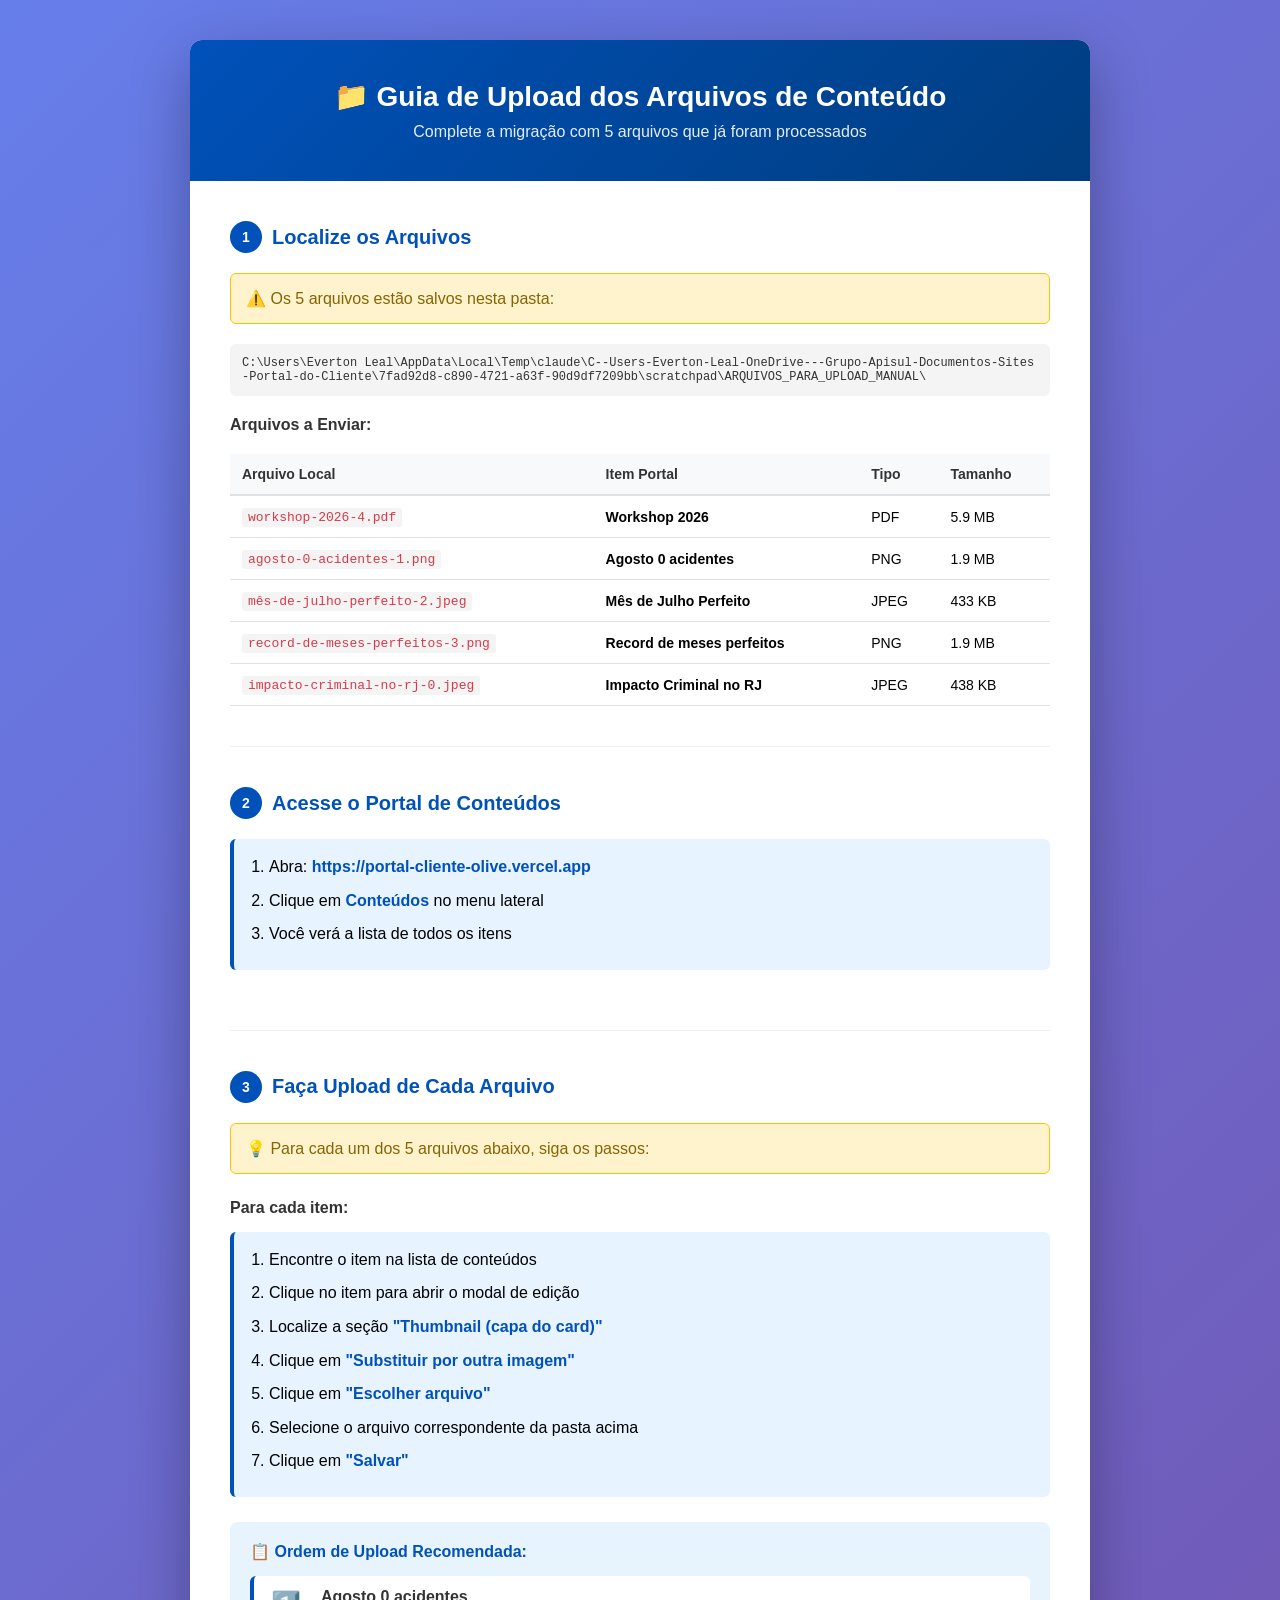
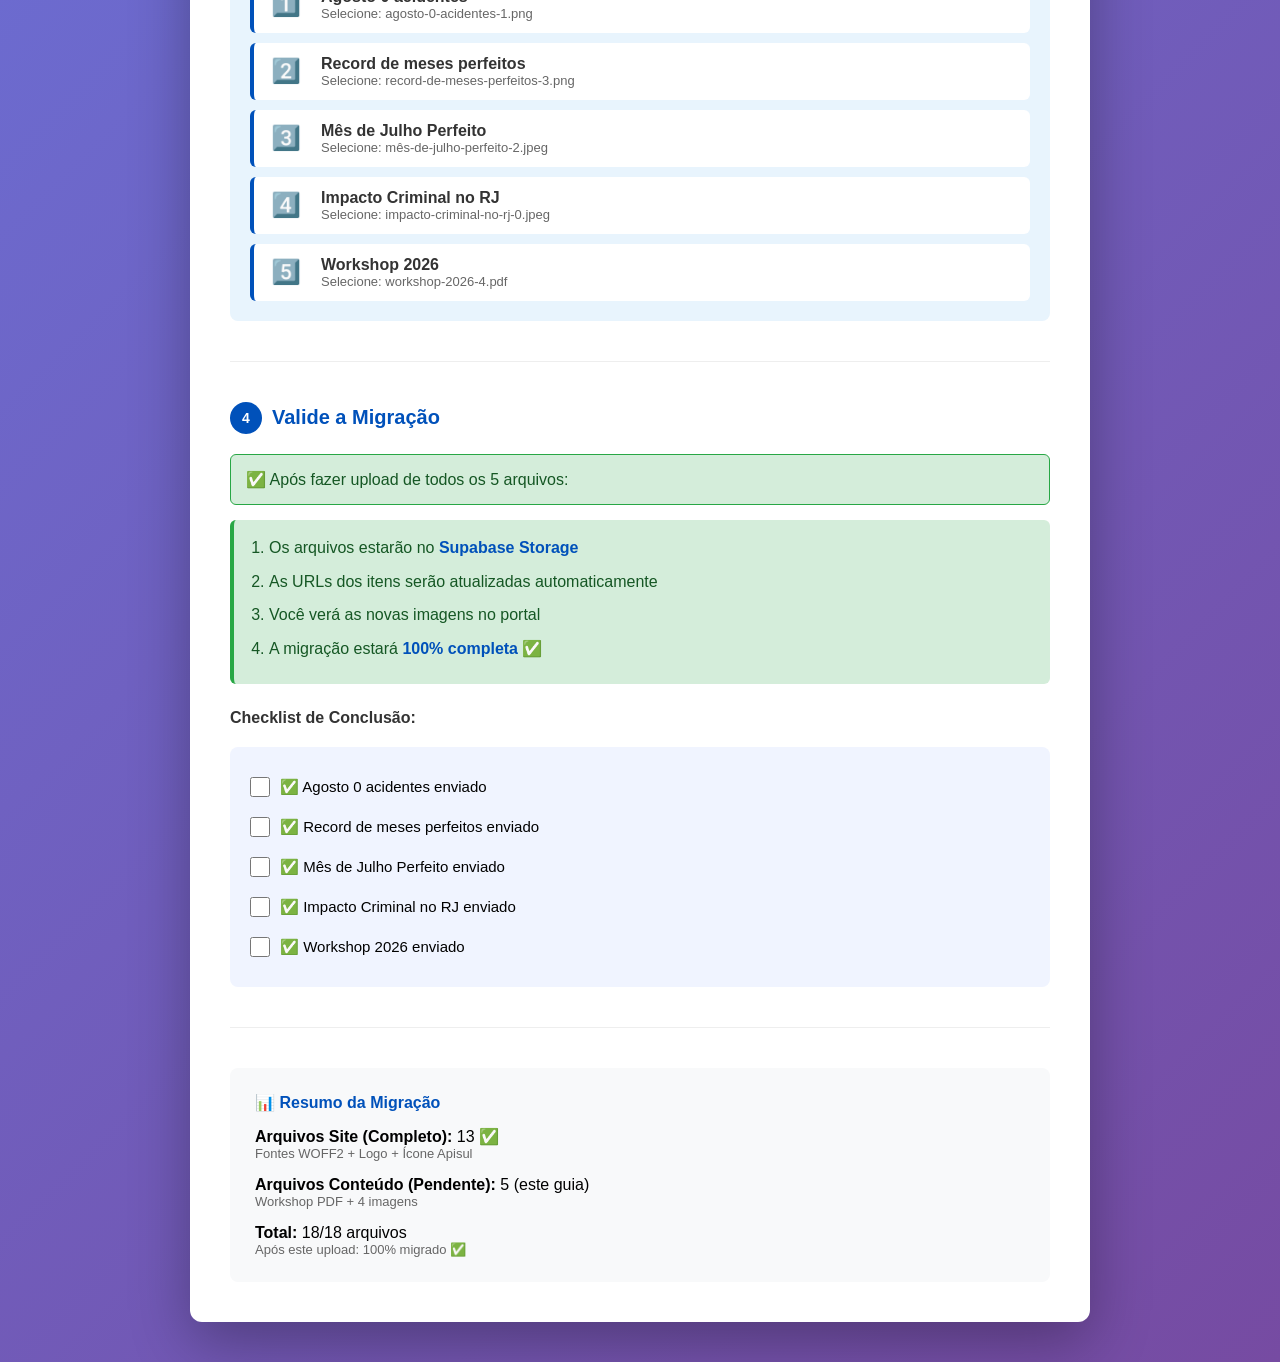
<file: GUIA_UPLOAD_ARQUIVOS.html>
<!DOCTYPE html>
<html lang="pt-BR">
<head>
    <meta charset="UTF-8">
    <meta name="viewport" content="width=device-width, initial-scale=1.0">
    <title>Guia: Upload dos 5 Arquivos de Conteúdo</title>
    <style>
        * { margin: 0; padding: 0; box-sizing: border-box; }
        body {
            font-family: -apple-system, BlinkMacSystemFont, 'Segoe UI', Arial, sans-serif;
            background: linear-gradient(135deg, #667eea 0%, #764ba2 100%);
            min-height: 100vh;
            padding: 40px 20px;
        }
        .container {
            max-width: 900px;
            margin: 0 auto;
            background: white;
            border-radius: 12px;
            box-shadow: 0 20px 60px rgba(0,0,0,0.3);
            overflow: hidden;
        }
        header {
            background: linear-gradient(135deg, #0051ba 0%, #003d7f 100%);
            color: white;
            padding: 40px;
            text-align: center;
        }
        header h1 { font-size: 28px; margin-bottom: 10px; }
        header p { font-size: 16px; opacity: 0.9; }
        .content { padding: 40px; }
        .section {
            margin-bottom: 40px;
            border-bottom: 1px solid #eee;
            padding-bottom: 40px;
        }
        .section:last-child { border-bottom: none; }
        h2 {
            color: #0051ba;
            font-size: 20px;
            margin-bottom: 20px;
            display: flex;
            align-items: center;
            gap: 10px;
        }
        h2:before {
            content: attr(data-step);
            background: #0051ba;
            color: white;
            width: 32px;
            height: 32px;
            border-radius: 50%;
            display: flex;
            align-items: center;
            justify-content: center;
            font-size: 14px;
            font-weight: bold;
        }
        .files-list {
            background: #f8f9fa;
            border: 1px solid #dee2e6;
            border-radius: 8px;
            padding: 20px;
            margin-bottom: 20px;
        }
        .file-item {
            display: flex;
            align-items: center;
            gap: 15px;
            padding: 12px;
            margin-bottom: 10px;
            background: white;
            border-radius: 6px;
            border-left: 4px solid #0051ba;
        }
        .file-item:last-child { margin-bottom: 0; }
        .file-icon {
            font-size: 24px;
            width: 40px;
            text-align: center;
        }
        .file-info { flex: 1; }
        .file-name { font-weight: 600; color: #333; }
        .file-meta { font-size: 13px; color: #666; }
        .instructions {
            background: #e7f3ff;
            border-left: 4px solid #0051ba;
            padding: 15px;
            border-radius: 6px;
            margin-bottom: 20px;
            line-height: 1.6;
        }
        .instructions li { margin-left: 20px; margin-bottom: 8px; }
        .instructions strong { color: #0051ba; }
        .button-group {
            display: flex;
            gap: 10px;
            margin-top: 20px;
        }
        .btn {
            padding: 10px 20px;
            border: none;
            border-radius: 6px;
            cursor: pointer;
            font-size: 14px;
            font-weight: 600;
            transition: all 0.3s;
        }
        .btn-primary {
            background: #0051ba;
            color: white;
        }
        .btn-primary:hover {
            background: #003d7f;
            transform: translateY(-2px);
            box-shadow: 0 4px 12px rgba(0, 81, 186, 0.3);
        }
        .btn-secondary {
            background: #e9ecef;
            color: #333;
        }
        .btn-secondary:hover {
            background: #dee2e6;
        }
        .completion-checklist {
            background: #f0f4ff;
            padding: 20px;
            border-radius: 8px;
            margin-top: 20px;
        }
        .checklist-item {
            display: flex;
            align-items: center;
            gap: 10px;
            padding: 10px 0;
            font-size: 15px;
        }
        .checklist-item input[type="checkbox"] {
            width: 20px;
            height: 20px;
            cursor: pointer;
        }
        .warning {
            background: #fff3cd;
            border: 1px solid #ffc107;
            border-radius: 6px;
            padding: 15px;
            margin-bottom: 20px;
            color: #856404;
        }
        .success {
            background: #d4edda;
            border: 1px solid #28a745;
            border-radius: 6px;
            padding: 15px;
            color: #155724;
        }
        .table-files {
            width: 100%;
            border-collapse: collapse;
            margin-top: 20px;
            font-size: 14px;
        }
        .table-files th {
            background: #f8f9fa;
            padding: 12px;
            text-align: left;
            border-bottom: 2px solid #dee2e6;
            font-weight: 600;
            color: #333;
        }
        .table-files td {
            padding: 12px;
            border-bottom: 1px solid #dee2e6;
        }
        .table-files tr:hover {
            background: #f8f9fa;
        }
        code {
            background: #f4f4f4;
            padding: 2px 6px;
            border-radius: 3px;
            font-family: 'Courier New', monospace;
            color: #d73a49;
            font-size: 13px;
        }
        .folder-path {
            background: #f4f4f4;
            padding: 12px;
            border-radius: 6px;
            font-family: monospace;
            font-size: 12px;
            word-break: break-all;
            color: #333;
            margin: 15px 0;
        }
    </style>
</head>
<body>
    <div class="container">
        <header>
            <h1>📁 Guia de Upload dos Arquivos de Conteúdo</h1>
            <p>Complete a migração com 5 arquivos que já foram processados</p>
        </header>

        <div class="content">
            <!-- Seção: Localização dos Arquivos -->
            <div class="section">
                <h2 data-step="1">Localize os Arquivos</h2>

                <div class="warning">
                    ⚠️ Os 5 arquivos estão salvos nesta pasta:
                </div>

                <div class="folder-path">
C:\Users\Everton Leal\AppData\Local\Temp\claude\C--Users-Everton-Leal-OneDrive---Grupo-Apisul-Documentos-Sites-Portal-do-Cliente\7fad92d8-c890-4721-a63f-90d9df7209bb\scratchpad\ARQUIVOS_PARA_UPLOAD_MANUAL\
                </div>

                <h3 style="color: #333; font-size: 16px; margin-top: 20px; margin-bottom: 15px;">Arquivos a Enviar:</h3>

                <table class="table-files">
                    <thead>
                        <tr>
                            <th>Arquivo Local</th>
                            <th>Item Portal</th>
                            <th>Tipo</th>
                            <th>Tamanho</th>
                        </tr>
                    </thead>
                    <tbody>
                        <tr>
                            <td><code>workshop-2026-4.pdf</code></td>
                            <td><strong>Workshop 2026</strong></td>
                            <td>PDF</td>
                            <td>5.9 MB</td>
                        </tr>
                        <tr>
                            <td><code>agosto-0-acidentes-1.png</code></td>
                            <td><strong>Agosto 0 acidentes</strong></td>
                            <td>PNG</td>
                            <td>1.9 MB</td>
                        </tr>
                        <tr>
                            <td><code>mês-de-julho-perfeito-2.jpeg</code></td>
                            <td><strong>Mês de Julho Perfeito</strong></td>
                            <td>JPEG</td>
                            <td>433 KB</td>
                        </tr>
                        <tr>
                            <td><code>record-de-meses-perfeitos-3.png</code></td>
                            <td><strong>Record de meses perfeitos</strong></td>
                            <td>PNG</td>
                            <td>1.9 MB</td>
                        </tr>
                        <tr>
                            <td><code>impacto-criminal-no-rj-0.jpeg</code></td>
                            <td><strong>Impacto Criminal no RJ</strong></td>
                            <td>JPEG</td>
                            <td>438 KB</td>
                        </tr>
                    </tbody>
                </table>
            </div>

            <!-- Seção: Acesse o Portal -->
            <div class="section">
                <h2 data-step="2">Acesse o Portal de Conteúdos</h2>

                <div class="instructions">
                    <ol>
                        <li>Abra: <strong>https://portal-cliente-olive.vercel.app</strong></li>
                        <li>Clique em <strong>Conteúdos</strong> no menu lateral</li>
                        <li>Você verá a lista de todos os itens</li>
                    </ol>
                </div>
            </div>

            <!-- Seção: Upload de Cada Arquivo -->
            <div class="section">
                <h2 data-step="3">Faça Upload de Cada Arquivo</h2>

                <div class="warning">
                    💡 Para cada um dos 5 arquivos abaixo, siga os passos:
                </div>

                <div style="margin-top: 25px;">
                    <h3 style="color: #333; font-size: 16px; margin-bottom: 15px;">Para cada item:</h3>
                    <div class="instructions">
                        <ol>
                            <li>Encontre o item na lista de conteúdos</li>
                            <li>Clique no item para abrir o modal de edição</li>
                            <li>Localize a seção <strong>"Thumbnail (capa do card)"</strong></li>
                            <li>Clique em <strong>"Substituir por outra imagem"</strong></li>
                            <li>Clique em <strong>"Escolher arquivo"</strong></li>
                            <li>Selecione o arquivo correspondente da pasta acima</li>
                            <li>Clique em <strong>"Salvar"</strong></li>
                        </ol>
                    </div>
                </div>

                <div style="margin-top: 25px; padding: 20px; background: #e8f4fd; border-radius: 8px;">
                    <h4 style="color: #0051ba; margin-bottom: 15px;">📋 Ordem de Upload Recomendada:</h4>
                    <div class="file-item" style="border-left-color: #0051ba;">
                        <div class="file-icon">1️⃣</div>
                        <div class="file-info">
                            <div class="file-name">Agosto 0 acidentes</div>
                            <div class="file-meta">Selecione: agosto-0-acidentes-1.png</div>
                        </div>
                    </div>
                    <div class="file-item" style="border-left-color: #0051ba;">
                        <div class="file-icon">2️⃣</div>
                        <div class="file-info">
                            <div class="file-name">Record de meses perfeitos</div>
                            <div class="file-meta">Selecione: record-de-meses-perfeitos-3.png</div>
                        </div>
                    </div>
                    <div class="file-item" style="border-left-color: #0051ba;">
                        <div class="file-icon">3️⃣</div>
                        <div class="file-info">
                            <div class="file-name">Mês de Julho Perfeito</div>
                            <div class="file-meta">Selecione: mês-de-julho-perfeito-2.jpeg</div>
                        </div>
                    </div>
                    <div class="file-item" style="border-left-color: #0051ba;">
                        <div class="file-icon">4️⃣</div>
                        <div class="file-info">
                            <div class="file-name">Impacto Criminal no RJ</div>
                            <div class="file-meta">Selecione: impacto-criminal-no-rj-0.jpeg</div>
                        </div>
                    </div>
                    <div class="file-item" style="border-left-color: #0051ba;">
                        <div class="file-icon">5️⃣</div>
                        <div class="file-info">
                            <div class="file-name">Workshop 2026</div>
                            <div class="file-meta">Selecione: workshop-2026-4.pdf</div>
                        </div>
                    </div>
                </div>
            </div>

            <!-- Seção: Finalizar -->
            <div class="section">
                <h2 data-step="4">Valide a Migração</h2>

                <div class="success">
                    ✅ Após fazer upload de todos os 5 arquivos:
                </div>

                <div class="instructions" style="background: #d4edda; border-left-color: #28a745; color: #155724; margin-top: 15px;">
                    <ol>
                        <li>Os arquivos estarão no <strong>Supabase Storage</strong></li>
                        <li>As URLs dos itens serão atualizadas automaticamente</li>
                        <li>Você verá as novas imagens no portal</li>
                        <li>A migração estará <strong>100% completa</strong> ✅</li>
                    </ol>
                </div>

                <h3 style="color: #333; font-size: 16px; margin: 25px 0 15px 0;">Checklist de Conclusão:</h3>
                <div class="completion-checklist">
                    <div class="checklist-item">
                        <input type="checkbox" id="check1">
                        <label for="check1">✅ Agosto 0 acidentes enviado</label>
                    </div>
                    <div class="checklist-item">
                        <input type="checkbox" id="check2">
                        <label for="check2">✅ Record de meses perfeitos enviado</label>
                    </div>
                    <div class="checklist-item">
                        <input type="checkbox" id="check3">
                        <label for="check3">✅ Mês de Julho Perfeito enviado</label>
                    </div>
                    <div class="checklist-item">
                        <input type="checkbox" id="check4">
                        <label for="check4">✅ Impacto Criminal no RJ enviado</label>
                    </div>
                    <div class="checklist-item">
                        <input type="checkbox" id="check5">
                        <label for="check5">✅ Workshop 2026 enviado</label>
                    </div>
                </div>
            </div>

            <!-- Resumo -->
            <div class="section" style="background: #f8f9fa; padding: 25px; margin: 0; border-radius: 8px;">
                <h3 style="color: #0051ba; font-size: 16px; margin-bottom: 15px;">📊 Resumo da Migração</h3>
                <div style="display: grid; gap: 15px;">
                    <div>
                        <strong>Arquivos Site (Completo):</strong> 13 ✅
                        <div style="font-size: 13px; color: #666;">Fontes WOFF2 + Logo + Ícone Apisul</div>
                    </div>
                    <div>
                        <strong>Arquivos Conteúdo (Pendente):</strong> 5 (este guia)
                        <div style="font-size: 13px; color: #666;">Workshop PDF + 4 imagens</div>
                    </div>
                    <div>
                        <strong>Total:</strong> 18/18 arquivos
                        <div style="font-size: 13px; color: #666;">Após este upload: 100% migrado ✅</div>
                    </div>
                </div>
            </div>
        </div>
    </div>

    <script>
        // Salvar estado das checkboxes
        document.querySelectorAll('.checklist-item input').forEach(checkbox => {
            const key = 'checkbox_' + checkbox.id;
            if (localStorage.getItem(key)) {
                checkbox.checked = true;
            }
            checkbox.addEventListener('change', function() {
                if (this.checked) {
                    localStorage.setItem(key, 'true');
                } else {
                    localStorage.removeItem(key);
                }
            });
        });
    </script>
</body>
</html>
</file>
